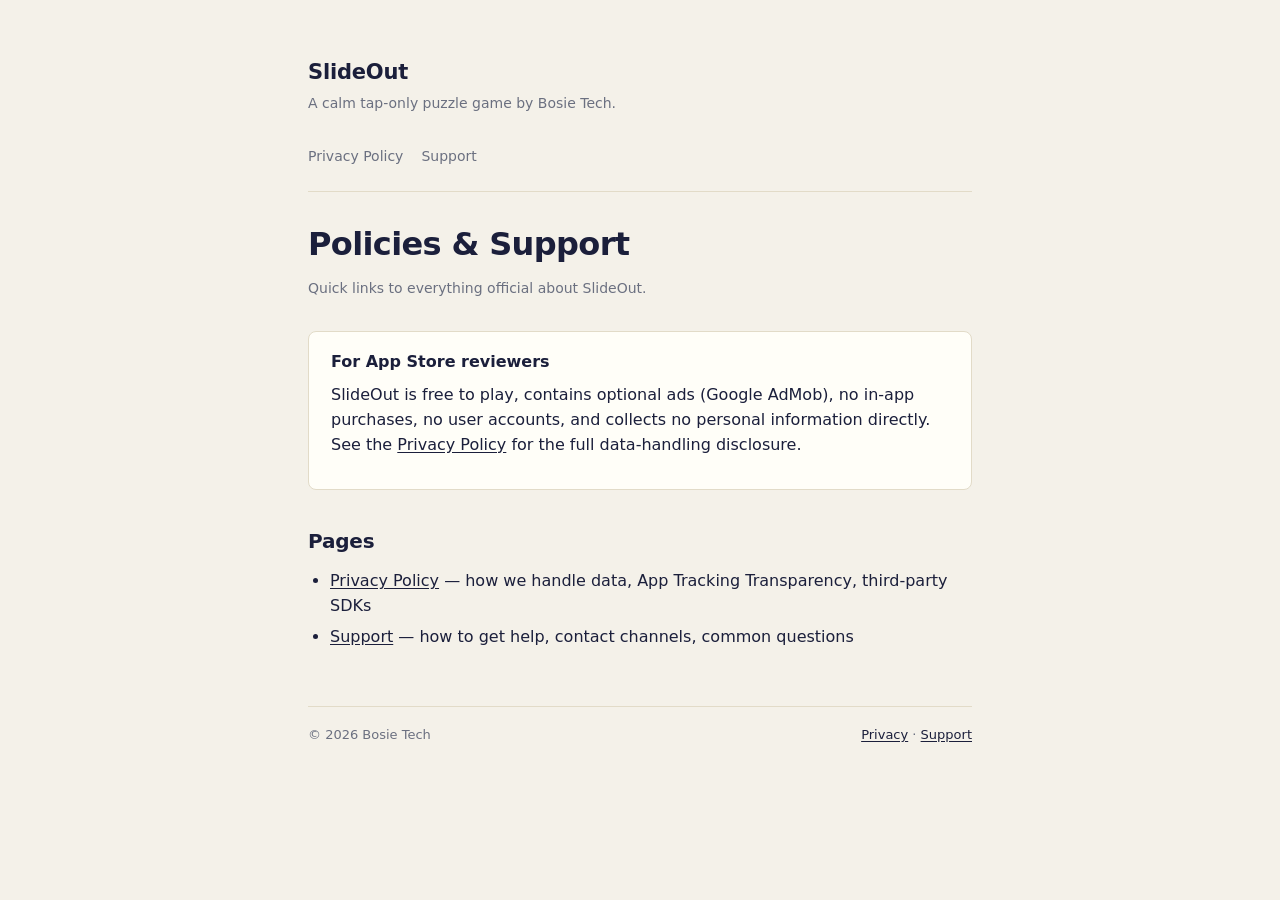
<file: index.html>
<!doctype html>
<html lang="en">
<head>
<meta charset="utf-8">
<meta name="viewport" content="width=device-width,initial-scale=1">
<title>SlideOut — Policies</title>
<link rel="stylesheet" href="style.css">
</head>
<body>
<div class="wrap">
  <header>
    <h1 class="brand">SlideOut</h1>
    <p class="subtitle">A calm tap-only puzzle game by Bosie Tech.</p>
    <nav class="nav">
      <a href="privacy.html">Privacy Policy</a>
      <a href="support.html">Support</a>
    </nav>
  </header>

  <h1>Policies &amp; Support</h1>
  <p class="subtitle">Quick links to everything official about SlideOut.</p>

  <div class="card">
    <h3 style="margin-top:0">For App Store reviewers</h3>
    <p>SlideOut is free to play, contains optional ads (Google AdMob), no in-app purchases, no user accounts, and collects no personal information directly. See the <a href="privacy.html">Privacy Policy</a> for the full data-handling disclosure.</p>
  </div>

  <h2>Pages</h2>
  <ul>
    <li><a href="privacy.html">Privacy Policy</a> — how we handle data, App Tracking Transparency, third-party SDKs</li>
    <li><a href="support.html">Support</a> — how to get help, contact channels, common questions</li>
  </ul>

  <footer>
    <span>© 2026 Bosie Tech</span>
    <span><a href="privacy.html">Privacy</a> · <a href="support.html">Support</a></span>
  </footer>
</div>
</body>
</html>
</file>
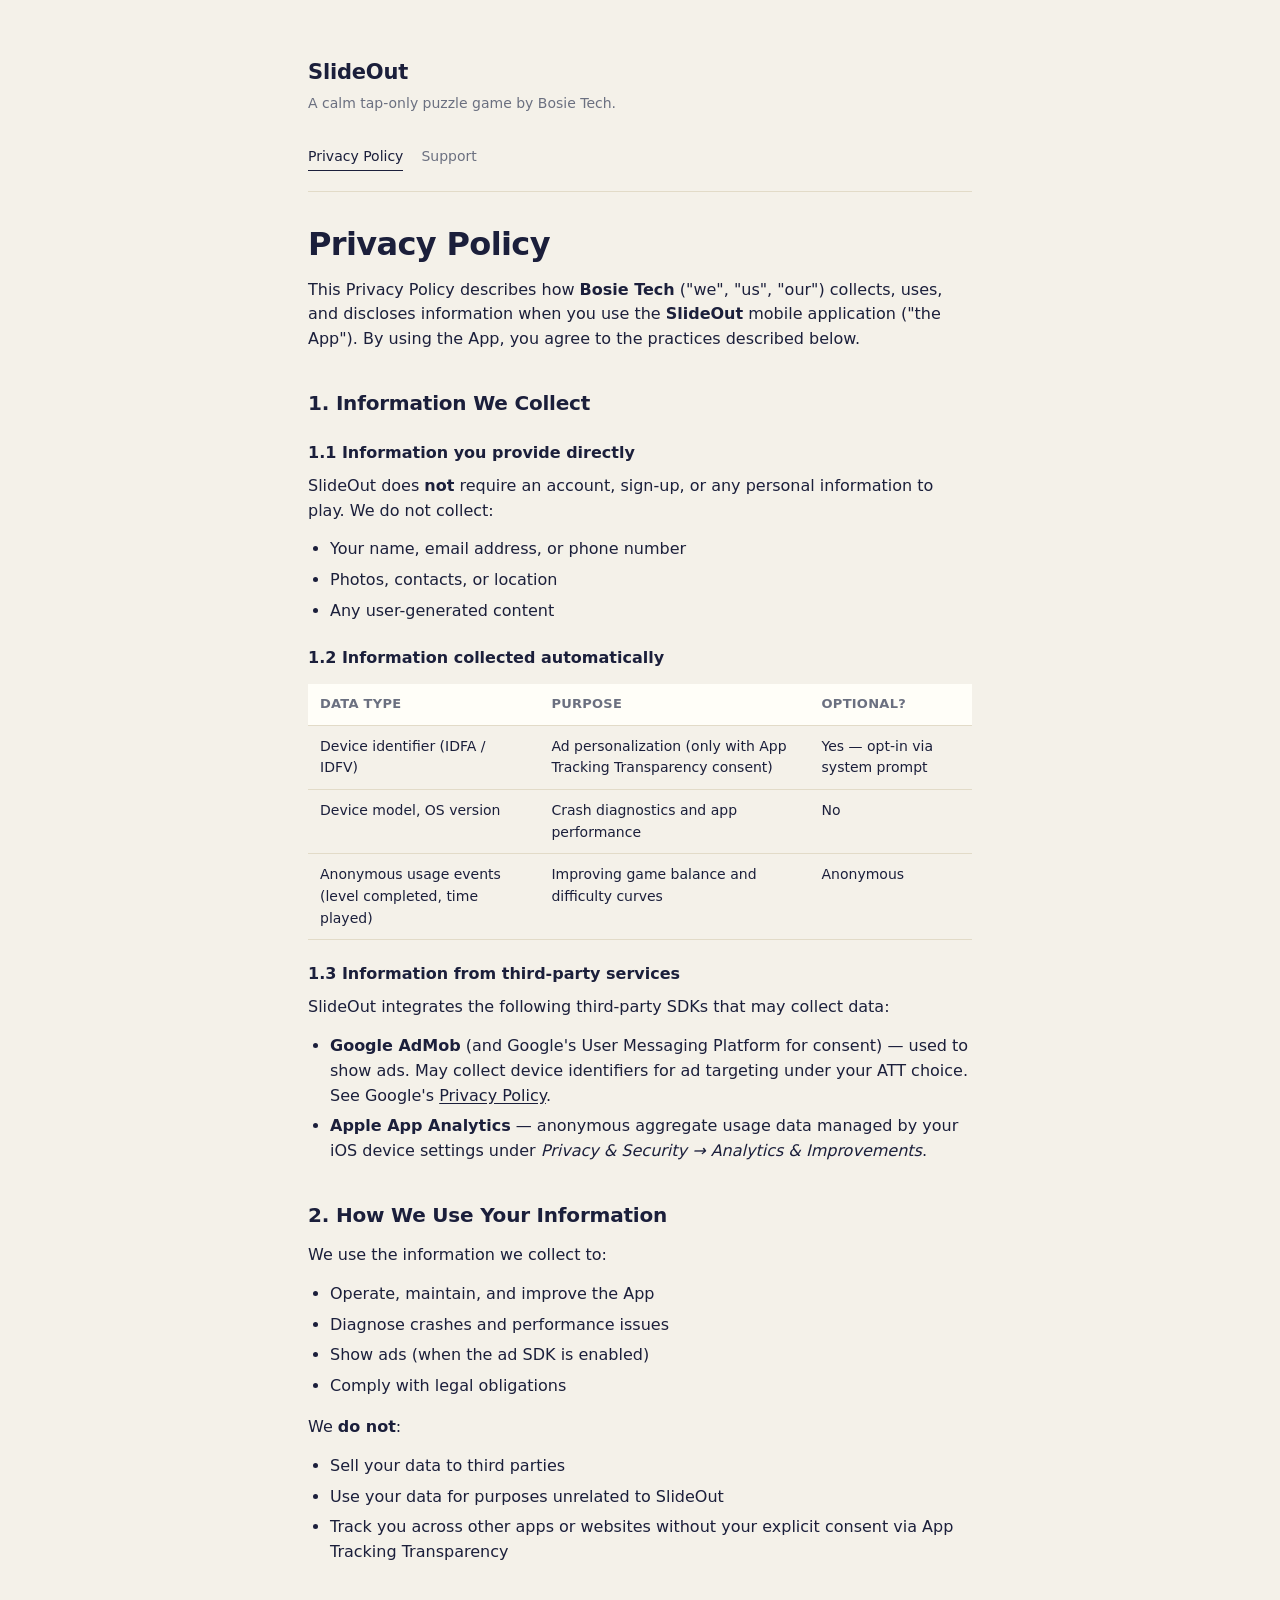
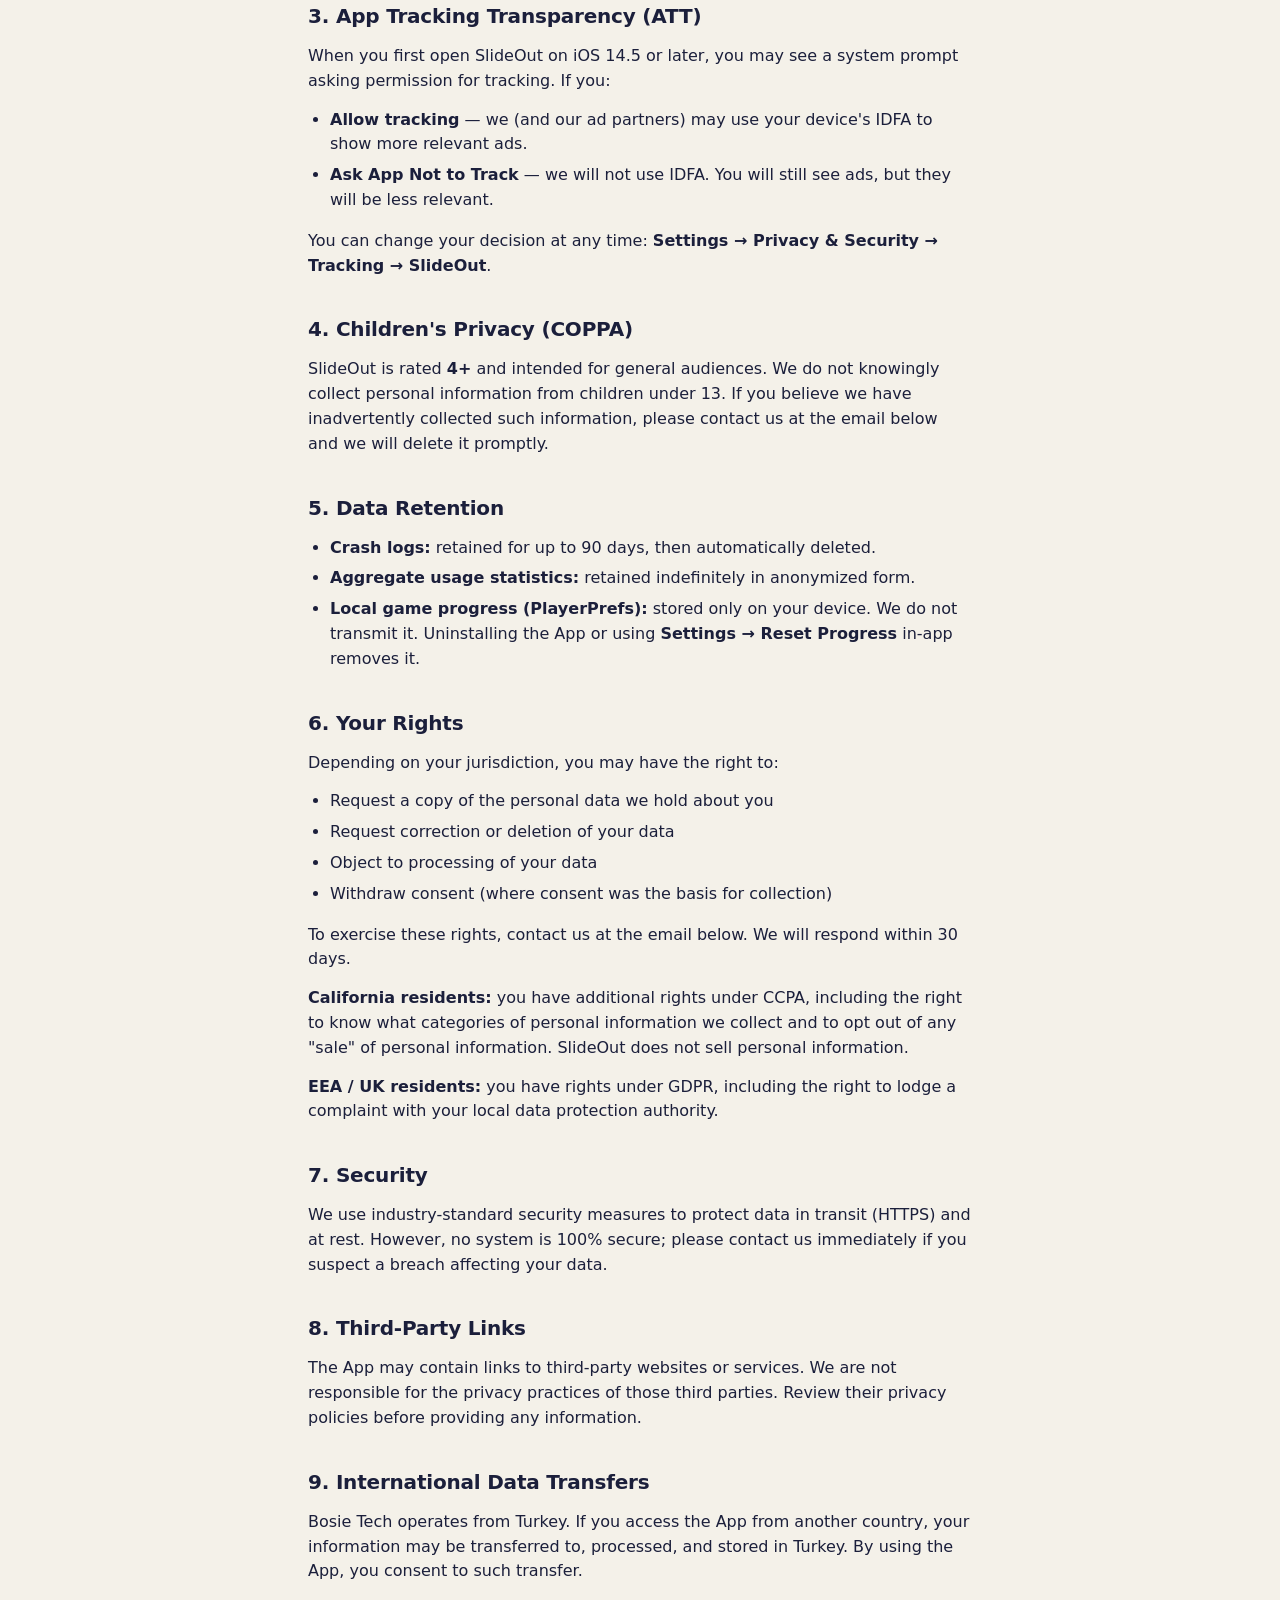
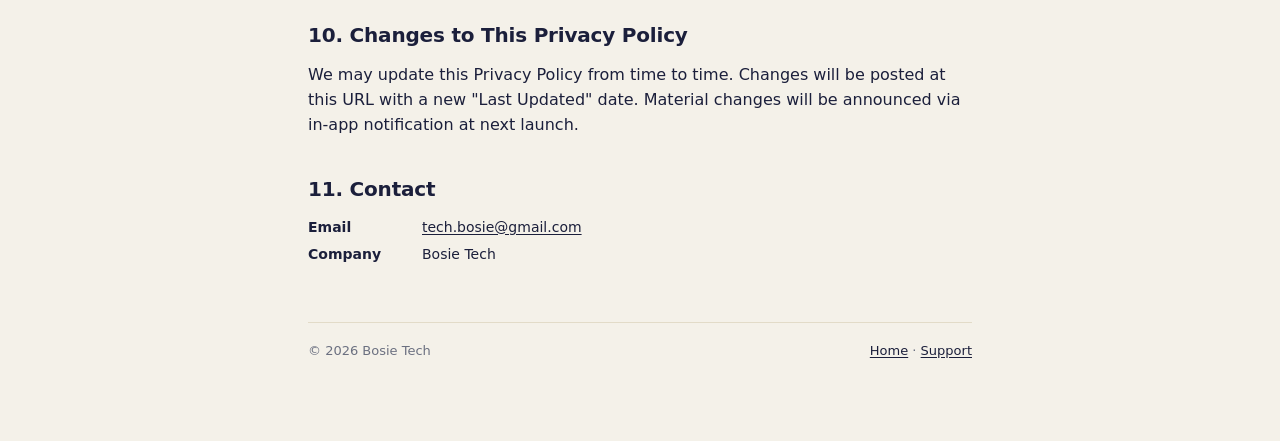
<file: privacy.html>
<!doctype html>
<html lang="en">
<head>
<meta charset="utf-8">
<meta name="viewport" content="width=device-width,initial-scale=1">
<title>Privacy Policy — SlideOut</title>
<link rel="stylesheet" href="style.css">
</head>
<body>
<div class="wrap">
  <header>
    <h1 class="brand">SlideOut</h1>
    <p class="subtitle">A calm tap-only puzzle game by Bosie Tech.</p>
    <nav class="nav">
      <a href="privacy.html" class="current">Privacy Policy</a>
      <a href="support.html">Support</a>
    </nav>
  </header>

  <h1>Privacy Policy</h1>

  <p>This Privacy Policy describes how <b>Bosie Tech</b> ("we", "us", "our") collects, uses, and discloses information when you use the <b>SlideOut</b> mobile application ("the App"). By using the App, you agree to the practices described below.</p>

  <h2>1. Information We Collect</h2>

  <h3>1.1 Information you provide directly</h3>
  <p>SlideOut does <b>not</b> require an account, sign-up, or any personal information to play. We do not collect:</p>
  <ul>
    <li>Your name, email address, or phone number</li>
    <li>Photos, contacts, or location</li>
    <li>Any user-generated content</li>
  </ul>

  <h3>1.2 Information collected automatically</h3>
  <table>
    <thead>
      <tr><th>Data type</th><th>Purpose</th><th>Optional?</th></tr>
    </thead>
    <tbody>
      <tr><td>Device identifier (IDFA / IDFV)</td><td>Ad personalization (only with App Tracking Transparency consent)</td><td>Yes — opt-in via system prompt</td></tr>
      <tr><td>Device model, OS version</td><td>Crash diagnostics and app performance</td><td>No</td></tr>
      <tr><td>Anonymous usage events (level completed, time played)</td><td>Improving game balance and difficulty curves</td><td>Anonymous</td></tr>
    </tbody>
  </table>

  <h3>1.3 Information from third-party services</h3>
  <p>SlideOut integrates the following third-party SDKs that may collect data:</p>
  <ul>
    <li><b>Google AdMob</b> (and Google's User Messaging Platform for consent) — used to show ads. May collect device identifiers for ad targeting under your ATT choice. See Google's <a href="https://policies.google.com/privacy" target="_blank" rel="noopener">Privacy Policy</a>.</li>
    <li><b>Apple App Analytics</b> — anonymous aggregate usage data managed by your iOS device settings under <i>Privacy &amp; Security → Analytics &amp; Improvements</i>.</li>
  </ul>

  <h2>2. How We Use Your Information</h2>
  <p>We use the information we collect to:</p>
  <ul>
    <li>Operate, maintain, and improve the App</li>
    <li>Diagnose crashes and performance issues</li>
    <li>Show ads (when the ad SDK is enabled)</li>
    <li>Comply with legal obligations</li>
  </ul>
  <p>We <b>do not</b>:</p>
  <ul>
    <li>Sell your data to third parties</li>
    <li>Use your data for purposes unrelated to SlideOut</li>
    <li>Track you across other apps or websites without your explicit consent via App Tracking Transparency</li>
  </ul>

  <h2>3. App Tracking Transparency (ATT)</h2>
  <p>When you first open SlideOut on iOS 14.5 or later, you may see a system prompt asking permission for tracking. If you:</p>
  <ul>
    <li><b>Allow tracking</b> — we (and our ad partners) may use your device's IDFA to show more relevant ads.</li>
    <li><b>Ask App Not to Track</b> — we will not use IDFA. You will still see ads, but they will be less relevant.</li>
  </ul>
  <p>You can change your decision at any time: <b>Settings → Privacy &amp; Security → Tracking → SlideOut</b>.</p>

  <h2>4. Children's Privacy (COPPA)</h2>
  <p>SlideOut is rated <b>4+</b> and intended for general audiences. We do not knowingly collect personal information from children under 13. If you believe we have inadvertently collected such information, please contact us at the email below and we will delete it promptly.</p>

  <h2>5. Data Retention</h2>
  <ul>
    <li><b>Crash logs:</b> retained for up to 90 days, then automatically deleted.</li>
    <li><b>Aggregate usage statistics:</b> retained indefinitely in anonymized form.</li>
    <li><b>Local game progress (PlayerPrefs):</b> stored only on your device. We do not transmit it. Uninstalling the App or using <b>Settings → Reset Progress</b> in-app removes it.</li>
  </ul>

  <h2>6. Your Rights</h2>
  <p>Depending on your jurisdiction, you may have the right to:</p>
  <ul>
    <li>Request a copy of the personal data we hold about you</li>
    <li>Request correction or deletion of your data</li>
    <li>Object to processing of your data</li>
    <li>Withdraw consent (where consent was the basis for collection)</li>
  </ul>
  <p>To exercise these rights, contact us at the email below. We will respond within 30 days.</p>
  <p><b>California residents:</b> you have additional rights under CCPA, including the right to know what categories of personal information we collect and to opt out of any "sale" of personal information. SlideOut does not sell personal information.</p>
  <p><b>EEA / UK residents:</b> you have rights under GDPR, including the right to lodge a complaint with your local data protection authority.</p>

  <h2>7. Security</h2>
  <p>We use industry-standard security measures to protect data in transit (HTTPS) and at rest. However, no system is 100% secure; please contact us immediately if you suspect a breach affecting your data.</p>

  <h2>8. Third-Party Links</h2>
  <p>The App may contain links to third-party websites or services. We are not responsible for the privacy practices of those third parties. Review their privacy policies before providing any information.</p>

  <h2>9. International Data Transfers</h2>
  <p>Bosie Tech operates from Turkey. If you access the App from another country, your information may be transferred to, processed, and stored in Turkey. By using the App, you consent to such transfer.</p>

  <h2>10. Changes to This Privacy Policy</h2>
  <p>We may update this Privacy Policy from time to time. Changes will be posted at this URL with a new "Last Updated" date. Material changes will be announced via in-app notification at next launch.</p>

  <h2>11. Contact</h2>
  <div class="contact">
    <div><b>Email</b></div><div><a href="mailto:tech.bosie@gmail.com">tech.bosie@gmail.com</a></div>
    <div><b>Company</b></div><div>Bosie Tech</div>
  </div>

  <footer>
    <span>© 2026 Bosie Tech</span>
    <span><a href="index.html">Home</a> · <a href="support.html">Support</a></span>
  </footer>
</div>
</body>
</html>
</file>
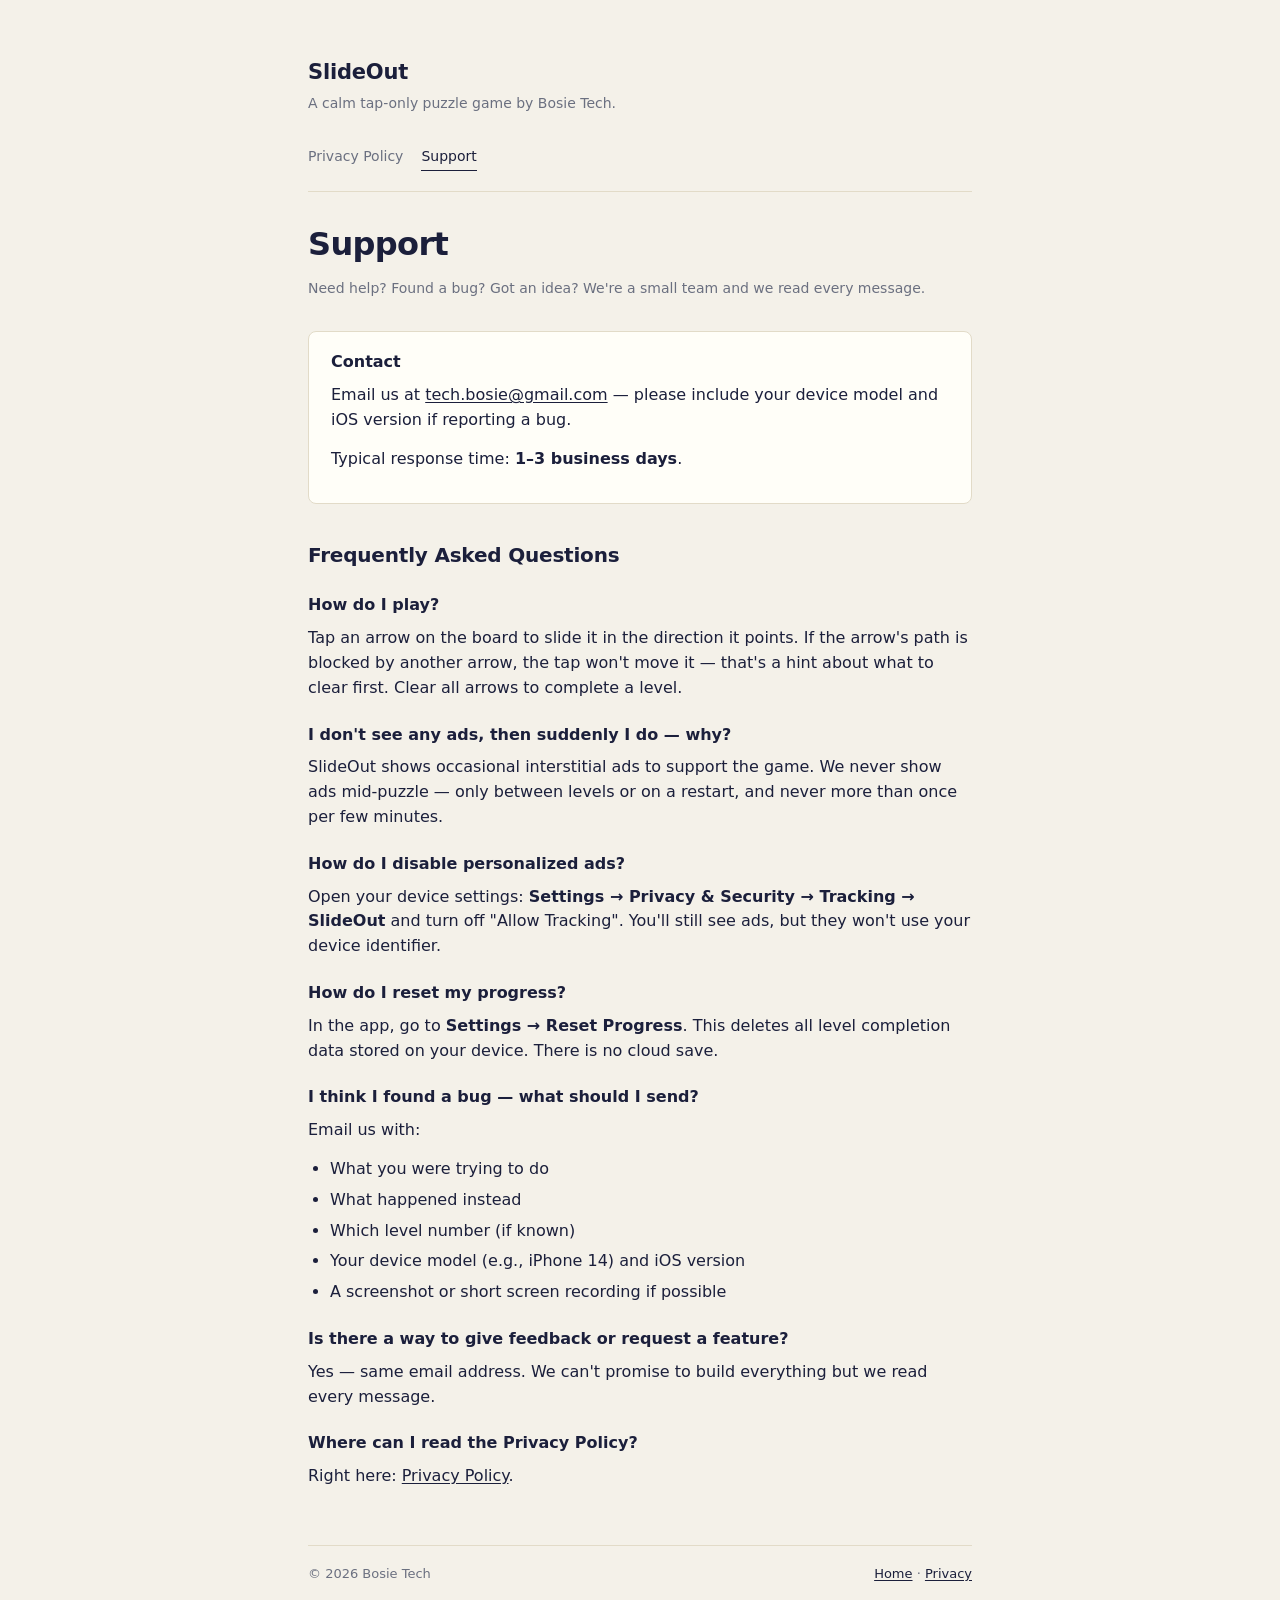
<file: support.html>
<!doctype html>
<html lang="en">
<head>
<meta charset="utf-8">
<meta name="viewport" content="width=device-width,initial-scale=1">
<title>Support — SlideOut</title>
<link rel="stylesheet" href="style.css">
</head>
<body>
<div class="wrap">
  <header>
    <h1 class="brand">SlideOut</h1>
    <p class="subtitle">A calm tap-only puzzle game by Bosie Tech.</p>
    <nav class="nav">
      <a href="privacy.html">Privacy Policy</a>
      <a href="support.html" class="current">Support</a>
    </nav>
  </header>

  <h1>Support</h1>
  <p class="subtitle">Need help? Found a bug? Got an idea? We're a small team and we read every message.</p>

  <div class="card">
    <h3 style="margin-top:0">Contact</h3>
    <p>Email us at <a href="mailto:tech.bosie@gmail.com">tech.bosie@gmail.com</a> — please include your device model and iOS version if reporting a bug.</p>
    <p>Typical response time: <b>1–3 business days</b>.</p>
  </div>

  <h2>Frequently Asked Questions</h2>

  <h3>How do I play?</h3>
  <p>Tap an arrow on the board to slide it in the direction it points. If the arrow's path is blocked by another arrow, the tap won't move it — that's a hint about what to clear first. Clear all arrows to complete a level.</p>

  <h3>I don't see any ads, then suddenly I do — why?</h3>
  <p>SlideOut shows occasional interstitial ads to support the game. We never show ads mid-puzzle — only between levels or on a restart, and never more than once per few minutes.</p>

  <h3>How do I disable personalized ads?</h3>
  <p>Open your device settings: <b>Settings → Privacy &amp; Security → Tracking → SlideOut</b> and turn off "Allow Tracking". You'll still see ads, but they won't use your device identifier.</p>

  <h3>How do I reset my progress?</h3>
  <p>In the app, go to <b>Settings → Reset Progress</b>. This deletes all level completion data stored on your device. There is no cloud save.</p>

  <h3>I think I found a bug — what should I send?</h3>
  <p>Email us with:</p>
  <ul>
    <li>What you were trying to do</li>
    <li>What happened instead</li>
    <li>Which level number (if known)</li>
    <li>Your device model (e.g., iPhone 14) and iOS version</li>
    <li>A screenshot or short screen recording if possible</li>
  </ul>

  <h3>Is there a way to give feedback or request a feature?</h3>
  <p>Yes — same email address. We can't promise to build everything but we read every message.</p><h3>Where can I read the Privacy Policy?</h3>
  <p>Right here: <a href="privacy.html">Privacy Policy</a>.</p>

  <footer>
    <span>© 2026 Bosie Tech</span>
    <span><a href="index.html">Home</a> · <a href="privacy.html">Privacy</a></span>
  </footer>
</div>
</body>
</html>
</file>
<file: style.css>
:root {
  --bg: #F4F1E9;
  --ink: #1B1F3B;
  --muted: #6B7080;
  --border: #E2DBC8;
  --card: #FFFEF8;
  --accent: #2ED573;
}

* { box-sizing: border-box; }

html, body {
  margin: 0; padding: 0;
  background: var(--bg);
  color: var(--ink);
  font-family: -apple-system, BlinkMacSystemFont, "SF Pro Text", "Inter", "Segoe UI", system-ui, sans-serif;
  font-size: 16px;
  line-height: 1.55;
  -webkit-font-smoothing: antialiased;
}

.wrap {
  max-width: 720px;
  margin: 0 auto;
  padding: 56px 28px 80px;
}

header {
  border-bottom: 1px solid var(--border);
  padding-bottom: 20px;
  margin-bottom: 28px;
}

header .brand {
  font-weight: 700;
  font-size: 21px;
  letter-spacing: -0.01em;
  margin: 0 0 4px;
}

header .nav {
  margin-top: 8px;
  display: flex; gap: 18px;
  font-size: 14px;
}

header .nav a {
  color: var(--muted);
  text-decoration: none;
  border-bottom: 1px solid transparent;
  padding-bottom: 2px;
}

header .nav a:hover, header .nav a.current {
  color: var(--ink);
  border-bottom-color: var(--ink);
}

h1 {
  font-size: 32px;
  font-weight: 700;
  letter-spacing: -0.02em;
  margin: 0 0 8px;
}

.subtitle {
  color: var(--muted);
  font-size: 14px;
  margin-bottom: 32px;
}

h2 {
  font-size: 20px;
  font-weight: 600;
  margin: 36px 0 12px;
  letter-spacing: -0.01em;
}

h3 {
  font-size: 16px;
  font-weight: 600;
  margin: 22px 0 8px;
}

p { margin: 0 0 14px; }

a { color: var(--ink); text-decoration: underline; text-underline-offset: 2px; }

ul { padding-left: 22px; margin: 8px 0 16px; }
li { margin-bottom: 6px; }

table {
  width: 100%;
  border-collapse: collapse;
  margin: 14px 0 22px;
  font-size: 14px;
}

th, td {
  text-align: left;
  padding: 10px 12px;
  border-bottom: 1px solid var(--border);
  vertical-align: top;
}

th {
  font-weight: 600;
  background: var(--card);
  font-size: 13px;
  letter-spacing: 0.02em;
  text-transform: uppercase;
  color: var(--muted);
}

.card {
  background: var(--card);
  border: 1px solid var(--border);
  border-radius: 8px;
  padding: 18px 22px;
  margin: 18px 0;
}

.contact {
  display: grid;
  grid-template-columns: 100px 1fr;
  gap: 6px 14px;
  font-size: 14px;
  margin: 12px 0;
}

footer {
  border-top: 1px solid var(--border);
  margin-top: 56px;
  padding-top: 18px;
  color: var(--muted);
  font-size: 13px;
  display: flex; justify-content: space-between; flex-wrap: wrap; gap: 10px;
}
</file>
